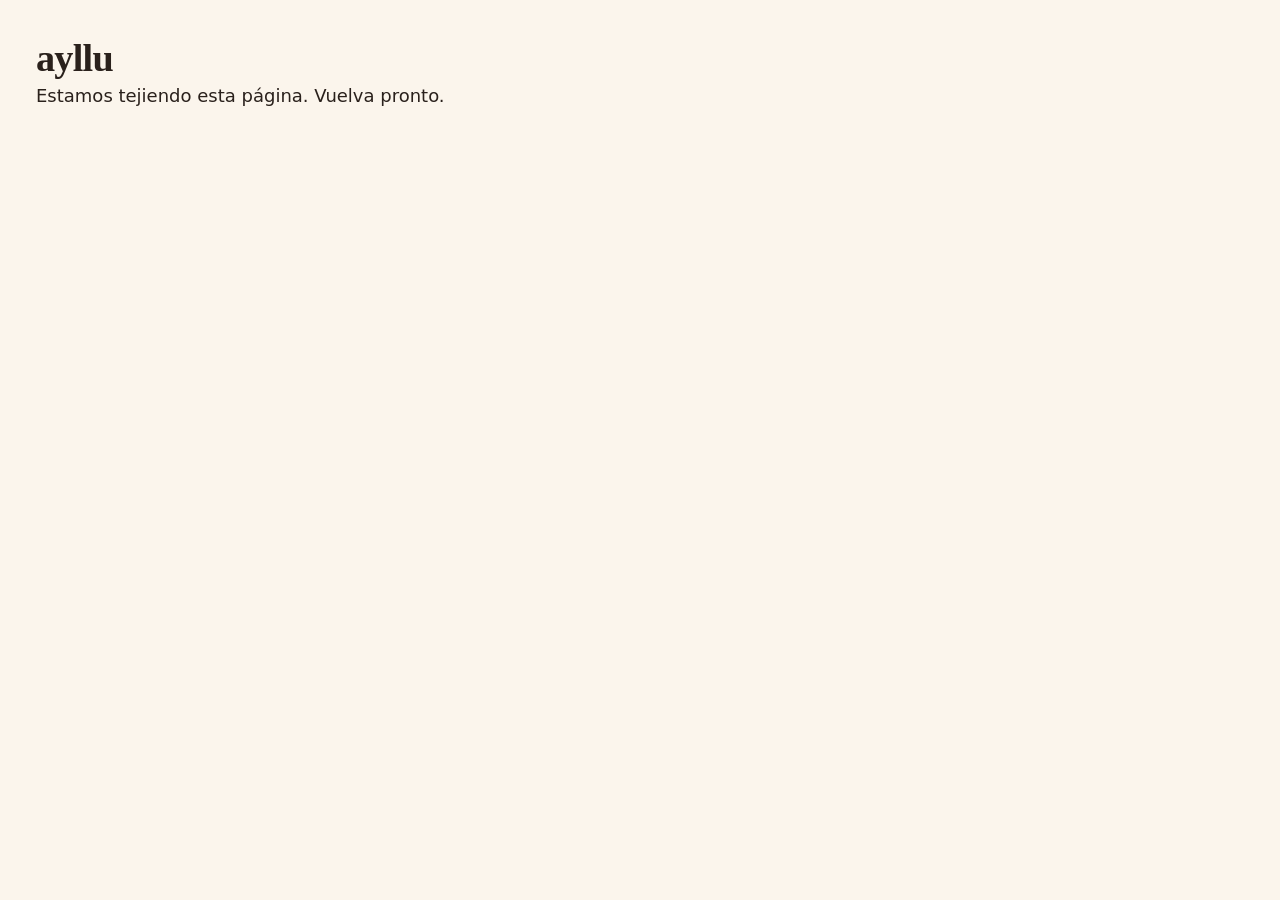
<file: index.html>
<!doctype html>
<html lang="es-PE">
<head>
  <meta charset="utf-8">
  <meta name="viewport" content="width=device-width, initial-scale=1">
  <title>AYLLU</title>
  <meta http-equiv="refresh" content="0; url=pages/index.html">
  <link rel="canonical" href="pages/index.html">
  <link rel="icon" href="favicon.ico">
</head>
<body>
  <p>Llevándolo a AYLLU… Si no pasa nada, <a href="pages/index.html">entre aquí</a>.</p>
</body>
</html>
</file>
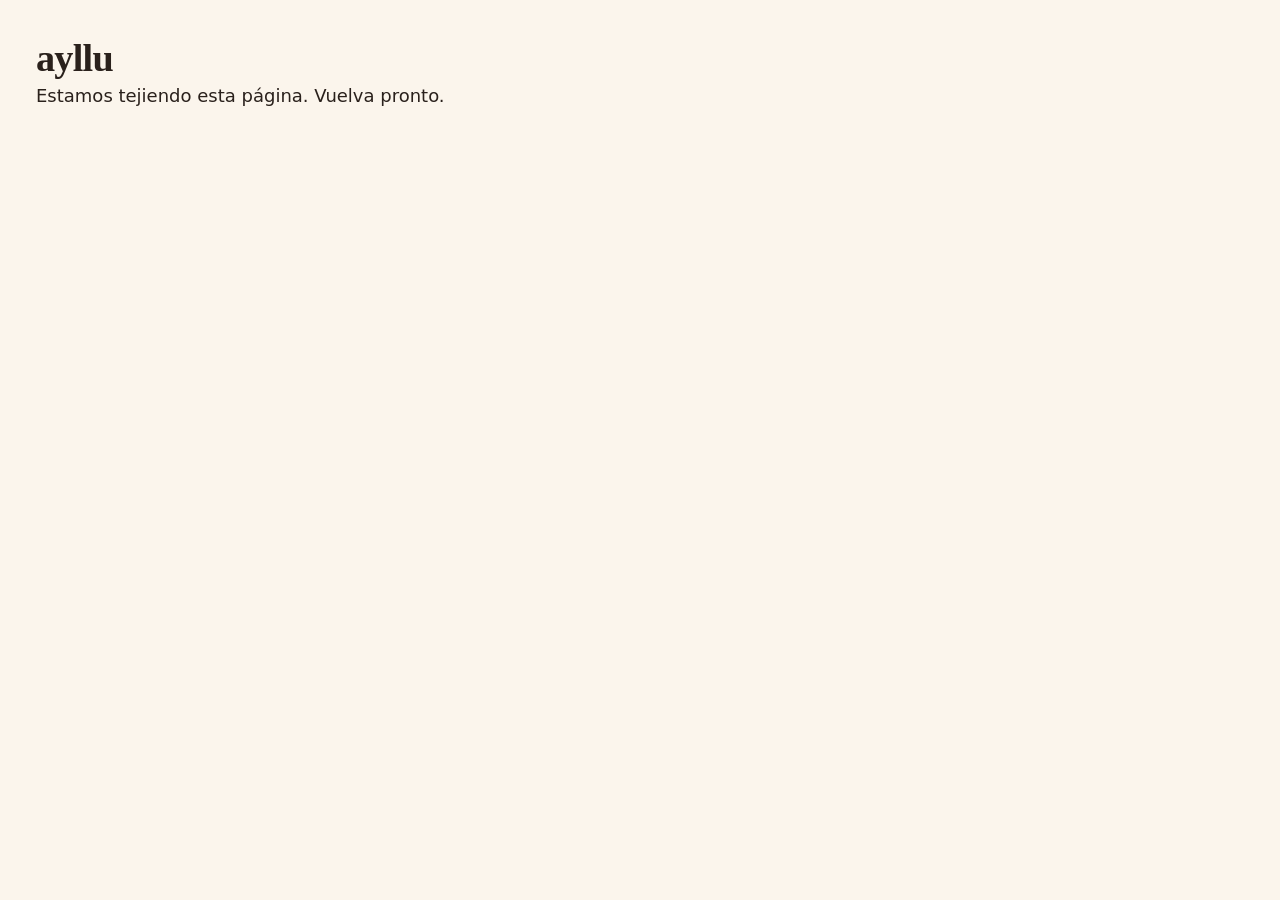
<file: pages/index.html>
<!doctype html>
<html lang="es-PE">
<head>
  <meta charset="utf-8">
  <meta name="viewport" content="width=device-width, initial-scale=1">
  <title>AYLLU · Criamos juntos, aunque estemos lejos</title>
  <meta name="description" content="Plataforma de acompañamiento en la crianza para abuelos que cuidan a sus nietos mientras los padres trabajan en otra región.">
  <link rel="icon" href="../favicon.ico">
  <link rel="stylesheet" href="../css/styles.css">
</head>
<body>
  <!-- Página provisional. Claude Code construye la landing siguiendo docs/03-arquitectura.md (L-01). -->
  <main class="provisional">
    <h1>ayllu</h1>
    <p>Estamos tejiendo esta página. Vuelva pronto.</p>
  </main>
  <script type="module" src="../js/main.js"></script>
</body>
</html>
</file>
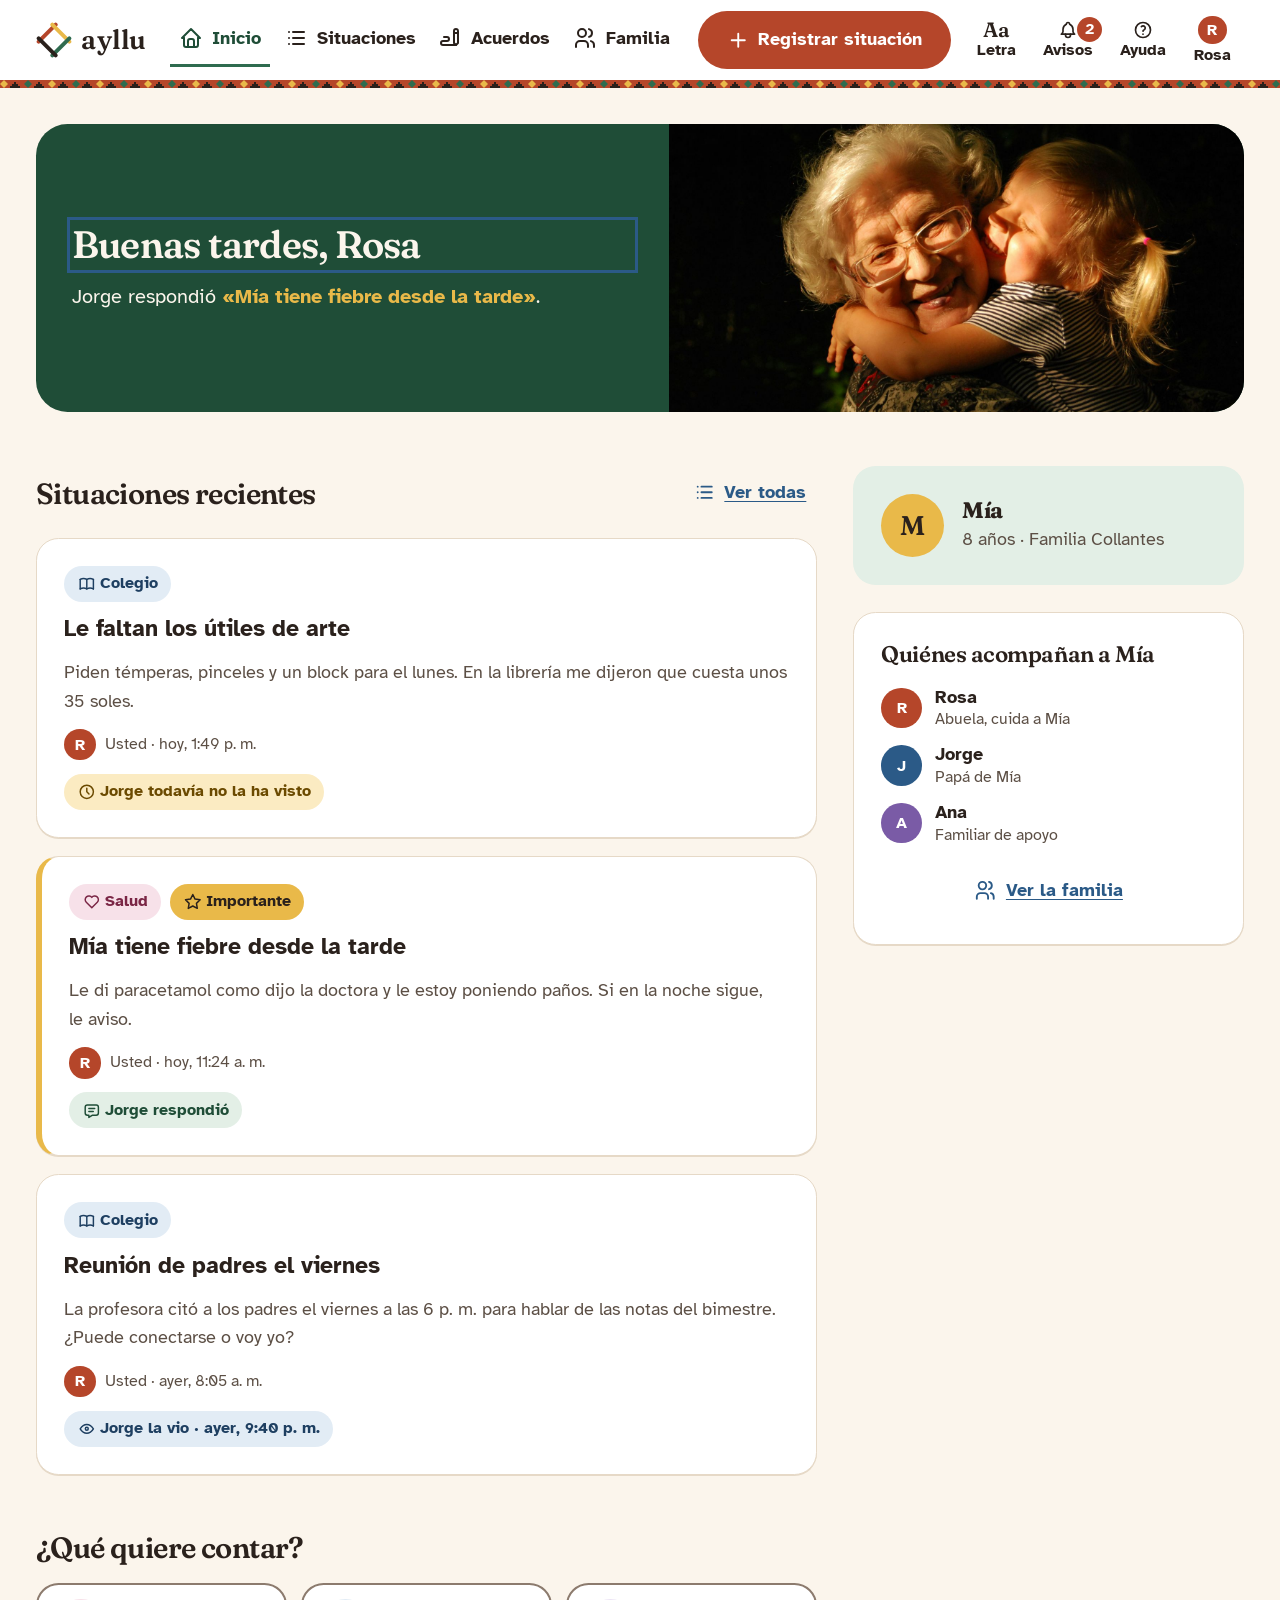
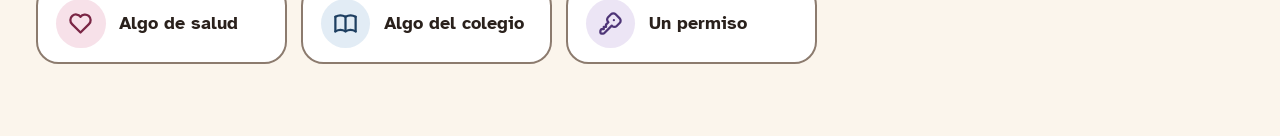
<file: pages/app.html>
<!doctype html>
<html lang="es-PE">
<head>
  <meta charset="utf-8">
  <meta name="viewport" content="width=device-width, initial-scale=1, viewport-fit=cover">
  <title>Inicio · AYLLU</title>
  <meta name="description" content="AYLLU: acompañamiento en la crianza para abuelos que crían a sus nietos mientras los padres trabajan lejos.">
  <meta name="theme-color" content="#FBF5EC">

  <!-- Aplica el tamaño de letra y el contraste antes de pintar, para que la página no parpadee (HU41, HU42) -->
  <script>
    (function () {
      var raiz = document.documentElement;
      try {
        var datos = JSON.parse(localStorage.getItem('ayllu:v1') || 'null');
        var pref = datos && datos.preferencias;
        if (pref && pref.tamanoLetra && pref.tamanoLetra !== 'normal') raiz.dataset.textSize = pref.tamanoLetra;
        var alto = pref ? pref.altoContraste : matchMedia('(prefers-contrast: more)').matches;
        if (alto) raiz.dataset.contrast = 'alto';
      } catch (e) { /* sin almacenamiento: valores por defecto */ }
    })();
  </script>

  <link rel="icon" href="../favicon.ico" sizes="any">
  <link rel="icon" href="../assets/images/logo-simbolo.svg" type="image/svg+xml">
  <link rel="preconnect" href="https://fonts.googleapis.com">
  <link rel="preconnect" href="https://fonts.gstatic.com" crossorigin>
  <link rel="stylesheet" href="https://fonts.googleapis.com/css2?family=Atkinson+Hyperlegible:ital,wght@0,400;0,700;1,400&family=Fraunces:opsz,wght,SOFT@9..144,600,50&display=swap">
  <link rel="stylesheet" href="../css/styles.css">
  <script type="module" src="../js/main.js"></script>
</head>
<body>
  <a class="saltar" href="#contenido">Saltar al contenido</a>

  <div class="app">
    <header class="barra" id="barra">
      <div class="barra__fila">
        <a class="logo" href="#/inicio">
          <img src="../assets/images/logo-simbolo.svg" alt="" width="32" height="32">
          <span>ayllu</span>
        </a>

        <nav class="secciones" aria-label="Secciones">
          <ul class="secciones__lista">
            <li><a class="seccion" href="#/inicio" data-seccion="inicio"><svg class="icono" aria-hidden="true" focusable="false"><use href="../assets/icons/sprite.svg#i-home"></use></svg><span>Inicio</span></a></li>
            <li><a class="seccion" href="#/situaciones" data-seccion="situaciones"><svg class="icono" aria-hidden="true" focusable="false"><use href="../assets/icons/sprite.svg#i-list"></use></svg><span>Situa&shy;ciones</span></a></li>
            <li><a class="seccion" href="#/acuerdos" data-seccion="acuerdos"><svg class="icono" aria-hidden="true" focusable="false"><use href="../assets/icons/sprite.svg#i-writing"></use></svg><span>Acuer&shy;dos</span></a></li>
            <li><a class="seccion" href="#/familia" data-seccion="familia"><svg class="icono" aria-hidden="true" focusable="false"><use href="../assets/icons/sprite.svg#i-users"></use></svg><span>Fami&shy;lia</span></a></li>
            <li class="li-registrar">
              <a class="registrar-inferior" href="#/situaciones/nueva" data-hu="HU09 HU10">
                <span class="registrar-inferior__circulo"><svg class="icono" aria-hidden="true" focusable="false"><use href="../assets/icons/sprite.svg#i-plus"></use></svg></span>
                <span>Regis&shy;trar</span>
              </a>
            </li>
          </ul>
        </nav>

        <a class="boton boton--primario registrar-barra" href="#/situaciones/nueva" data-hu="HU09 HU10">
          <svg class="icono" aria-hidden="true" focusable="false"><use href="../assets/icons/sprite.svg#i-plus"></use></svg>
          Registrar situación
        </a>

        <div class="acciones">
          <button type="button" class="boton-barra" id="boton-aa" popovertarget="panel-aa" aria-controls="panel-aa" aria-expanded="false" data-hu="HU41 HU42">
            <span class="boton-aa__letras" aria-hidden="true">Aa</span>
            <span class="boton-barra__texto">Letra<span class="visualmente-oculto"> y contraste</span></span>
          </button>
          <button type="button" class="boton-barra" id="boton-avisos" popovertarget="panel-avisos" aria-controls="panel-avisos" aria-expanded="false">
            <svg class="icono" aria-hidden="true" focusable="false"><use href="../assets/icons/sprite.svg#i-bell"></use></svg>
            <span class="boton-barra__texto">Avisos</span>
            <span class="contador" id="contador-avisos"></span>
          </button>
          <button type="button" class="boton-barra" id="boton-ayuda" aria-haspopup="dialog">
            <svg class="icono" aria-hidden="true" focusable="false"><use href="../assets/icons/sprite.svg#i-help"></use></svg>
            <span class="boton-barra__texto">Ayuda</span>
          </button>
          <button type="button" class="boton-barra" id="boton-persona" popovertarget="panel-persona" aria-controls="panel-persona" aria-expanded="false">
            <span class="avatar" id="avatar-persona" aria-hidden="true"></span>
            <span class="boton-barra__texto"><span id="nombre-persona"></span><span class="visualmente-oculto">: menú de la persona</span></span>
          </button>
        </div>
      </div>
    </header>

    <main id="contenido" tabindex="-1">
      <p class="texto-suave">Cargando AYLLU…</p>
    </main>
  </div>

  <!-- Panel Aa: tamaño de letra, alto contraste y lectura en voz alta (HU41, HU42, HU43) -->
  <dialog class="panel" id="panel-aa" popover="auto" aria-labelledby="panel-aa-titulo" data-hu="HU41 HU42 HU43">
    <div class="panel__cabecera">
      <h2 id="panel-aa-titulo">Letra y contraste</h2>
      <button type="button" class="boton-barra" popovertarget="panel-aa" popovertargetaction="hide">
        <svg class="icono" aria-hidden="true" focusable="false"><use href="../assets/icons/sprite.svg#i-x"></use></svg>
        <span class="visualmente-oculto">Cerrar</span>
      </button>
    </div>

    <div class="panel__seccion" data-hu="HU41">
      <fieldset class="opciones-letra" id="opciones-letra">
        <legend class="panel__titulo leyenda">Tamaño de la letra</legend>
        <label class="opcion-letra">
          <input type="radio" name="tamano-letra" value="normal">
          <span class="opcion-letra__caja"><span class="opcion-letra__muestra opcion-letra__muestra--normal">Aa</span><span class="opcion-letra__nombre">Normal</span></span>
        </label>
        <label class="opcion-letra">
          <input type="radio" name="tamano-letra" value="grande">
          <span class="opcion-letra__caja"><span class="opcion-letra__muestra opcion-letra__muestra--grande">Aa</span><span class="opcion-letra__nombre">Grande</span></span>
        </label>
        <label class="opcion-letra">
          <input type="radio" name="tamano-letra" value="muy-grande">
          <span class="opcion-letra__caja"><span class="opcion-letra__muestra opcion-letra__muestra--muy-grande">Aa</span><span class="opcion-letra__nombre">Muy grande</span></span>
        </label>
      </fieldset>
      <p class="campo__ayuda">El cambio se ve al instante en todas las pantallas y se guarda para la próxima vez.</p>
    </div>

    <div class="panel__seccion" data-hu="HU42">
      <label class="interruptor">
        <span>
          Alto contraste
          <span class="interruptor__estado" id="estado-contraste">Desactivado</span>
        </span>
        <input type="checkbox" role="switch" id="interruptor-contraste" aria-describedby="estado-contraste">
      </label>
    </div>

    <div class="panel__seccion" data-hu="HU43">
      <button type="button" class="boton boton--secundario boton--ancho" id="boton-escuchar-pantalla">
        <svg class="icono" aria-hidden="true" focusable="false"><use href="../assets/icons/sprite.svg#i-volume"></use></svg>
        <span>Escuchar esta pantalla</span>
      </button>
    </div>
  </dialog>

  <!-- Avisos (G-03): se completa en las fases 3 y 7 (HU24, HU29) -->
  <dialog class="panel" id="panel-avisos" popover="auto" aria-labelledby="panel-avisos-titulo">
    <div class="panel__cabecera">
      <h2 id="panel-avisos-titulo">Avisos</h2>
      <button type="button" class="boton-barra" popovertarget="panel-avisos" popovertargetaction="hide">
        <svg class="icono" aria-hidden="true" focusable="false"><use href="../assets/icons/sprite.svg#i-x"></use></svg>
        <span class="visualmente-oculto">Cerrar</span>
      </button>
    </div>
    <div id="lista-avisos"></div>
  </dialog>

  <!-- Menú de la persona: Ver como (demo), Mi cuenta, restaurar y salir -->
  <dialog class="panel" id="panel-persona" popover="auto" aria-labelledby="panel-persona-titulo">
    <div class="panel__cabecera">
      <div class="persona-actual">
        <span class="avatar avatar--grande" id="avatar-persona-panel" aria-hidden="true"></span>
        <div class="persona-actual__texto">
          <h2 id="panel-persona-titulo" class="titulo-chico"></h2>
          <span class="persona-actual__rol" id="rol-persona-panel"></span>
        </div>
      </div>
      <button type="button" class="boton-barra" popovertarget="panel-persona" popovertargetaction="hide">
        <svg class="icono" aria-hidden="true" focusable="false"><use href="../assets/icons/sprite.svg#i-x"></use></svg>
        <span class="visualmente-oculto">Cerrar</span>
      </button>
    </div>

    <div class="panel__seccion">
      <fieldset class="opciones-persona" id="opciones-persona">
        <legend class="panel__titulo leyenda leyenda--fila">
          Ver como
          <span class="etiqueta etiqueta--demo">Modo demostración</span>
        </legend>
        <div class="opciones-persona__lista" id="lista-personas"></div>
      </fieldset>
      <p class="campo__ayuda">Abra AYLLU en otra pestaña con otra persona para ver cómo le llega todo a la familia.</p>
    </div>

    <div class="panel__seccion">
      <ul class="lista-menu">
        <li>
          <a class="item-menu" href="#/cuenta">
            <svg class="icono" aria-hidden="true" focusable="false"><use href="../assets/icons/sprite.svg#i-user"></use></svg>
            Mi cuenta
          </a>
        </li>
        <li>
          <button type="button" class="item-menu" id="boton-restaurar">
            <svg class="icono" aria-hidden="true" focusable="false"><use href="../assets/icons/sprite.svg#i-refresh"></use></svg>
            Restaurar familia de ejemplo
          </button>
        </li>
        <li>
          <a class="item-menu" href="index.html">
            <svg class="icono" aria-hidden="true" focusable="false"><use href="../assets/icons/sprite.svg#i-logout"></use></svg>
            Salir
          </a>
        </li>
      </ul>
    </div>
  </dialog>

  <!-- Ayuda (G-04): mismo lugar en todas las pantallas (WCAG 3.2.6). Guía completa en la fase 7 (HU46) -->
  <dialog class="dialogo dialogo--ancho" id="dialogo-ayuda" aria-labelledby="ayuda-titulo" closedby="any">
    <div class="dialogo__cuerpo">
      <h2 id="ayuda-titulo">¿Cómo usar AYLLU?</h2>
      <p class="dialogo__texto">AYLLU guarda lo que pasa con Mía para que toda la familia lo sepa y nada se pierda.</p>
      <ol class="pasos-ayuda">
        <li><strong>Registre lo que pasó</strong><span>Toque «Registrar situación». Puede escribir o contarlo con su voz.</span></li>
        <li><strong>Su familia lo revisa a su hora</strong><span>En cada situación verá si Jorge ya la vio y qué respondió.</span></li>
        <li><strong>Queda guardado lo que deciden</strong><span>En «Acuerdos» está lo que usted puede resolver sola y lo que conviene consultar.</span></li>
        <li><strong>¿Le cuesta leer?</strong><span>Toque «Aa» arriba para agrandar la letra o activar el alto contraste.</span></li>
      </ol>
      <form method="dialog" class="dialogo__acciones">
        <button class="boton boton--secundario" value="cerrar" autofocus>Entendido</button>
      </form>
    </div>
  </dialog>

  <!-- Modal de confirmación (HU48), reutilizable desde ui.js -->
  <dialog class="dialogo" id="dialogo-confirmar" aria-labelledby="confirmar-titulo" aria-describedby="confirmar-texto" data-hu="HU48">
    <form method="dialog" class="dialogo__cuerpo">
      <span class="dialogo__icono" aria-hidden="true"><svg class="icono"><use id="confirmar-icono" href="../assets/icons/sprite.svg#i-alert-circle"></use></svg></span>
      <h2 id="confirmar-titulo"></h2>
      <p class="dialogo__texto" id="confirmar-texto"></p>
      <div class="dialogo__acciones">
        <button class="boton boton--secundario" value="no" id="confirmar-no" autofocus>
          <svg class="icono" aria-hidden="true" focusable="false"><use href="../assets/icons/sprite.svg#i-arrow-left"></use></svg>
          No, volver
        </button>
        <button class="boton boton--primario" value="si" id="confirmar-si"></button>
      </div>
    </form>
  </dialog>

  <!-- Mensajes breves después de cada acción -->
  <div class="toasts" id="toasts" popover="manual" role="region" aria-label="Mensajes"></div>
  <div class="visualmente-oculto" id="anuncios" aria-live="polite"></div>
</body>
</html>
</file>
<file: css/styles.css>
/* ==========================================================================
   AYLLU · styles.css
   Orden: 1. Tokens · 2. Base · 3. Layout · 4. Navegación · 5. Componentes
          6. Pantallas · 7. Utilidades · 8. Preferencias del sistema
   Fuente de verdad visual: docs/DESIGN.md. Usar solo tokens (var(--…)) y rem.
   ========================================================================== */

/* 1. TOKENS ================================================================ */

:root {
  /* Color · base 60 % */
  --canvas: #FBF5EC;
  --surface: #FFFFFF;
  --surface-alt: #F3E8D8;
  --ink: #2A211C;
  --ink-muted: #5C4F45;
  --border: #E6D9C7;
  --border-strong: #8C7B6E;

  /* Color · acento 10 % */
  --primary: #B5462A;
  --primary-hover: #9A3A22;
  --primary-tint: #F8E1DA;
  --on-primary: #FFFFFF;
  --highlight: #E9B949;
  --highlight-tint: #FBEBC2;
  --on-highlight: #2A211C;

  /* Color · secundario 30 % */
  --secondary: #2F6B4F;
  --secondary-deep: #1F4D37;
  --secondary-tint: #E3EFE6;
  --on-secondary: #FBF5EC;

  /* Color · significado */
  --success: #2F6B4F;
  --success-tint: #E3EFE6;
  --info: #2B5A87;
  --info-tint: #E2ECF5;
  --danger: #A4161A;
  --danger-tint: #F8E1DA;
  --danger-hover: #861215;
  --on-success: #FFFFFF;
  --on-danger: #FFFFFF;
  --focus: #2B5A87;
  --warning-ink: #6B4A00;  /* texto sobre highlight-tint (estado "sin revisar") */
  --info-ink: #1E3F61;     /* texto sobre info-tint (estado "revisada") */

  /* Categorías (siempre con ícono y nombre) */
  --cat-salud: #C2547A;   --cat-salud-tint: #F7E1E9;   --cat-salud-ink: #7A2645;
  --cat-colegio: #2B5A87; --cat-colegio-tint: #E2ECF5; --cat-colegio-ink: #1E3F61;
  --cat-permiso: #7A5BA6; --cat-permiso-tint: #ECE5F5; --cat-permiso-ink: #4E3577;
  --cat-otro: #8C7B6E;    --cat-otro-tint: #EFE7DC;    --cat-otro-ink: #4A3F37;

  /* Tipografía */
  --font-display: 'Fraunces', Georgia, serif;
  --font-body: 'Atkinson Hyperlegible', 'Segoe UI', system-ui, sans-serif;
  --fs-display: 3rem;
  --fs-h1: 2.125rem;
  --fs-h2: 1.625rem;
  --fs-h3: 1.25rem;
  --fs-lead: 1.125rem;
  --fs-body: 1rem;
  --fs-small: 0.889rem;   /* 16 px: mínimo absoluto */

  /* Espaciado (retícula de 4 px) */
  --space-1: 0.25rem;
  --space-2: 0.5rem;
  --space-3: 0.75rem;
  --space-4: 1rem;
  --space-6: 1.5rem;
  --space-8: 2rem;
  --space-12: 3rem;
  --space-16: 4rem;
  --space-24: 6rem;

  /* Formas */
  --radius-sm: 0.5rem;
  --radius-md: 0.875rem;
  --radius-lg: 1.25rem;
  --radius-xl: 1.75rem;
  --radius-pill: 999px;

  /* Elevación */
  --shadow-raised: 0 1px 0 var(--border);
  --shadow-floating: 0 0.5rem 1.5rem rgb(42 33 28 / 0.12);

  /* Tamaños */
  --touch-min: 3rem;          /* ≥ 48 px */
  --button-h: 3.25rem;
  --input-h: 3.5rem;
  --bar-h: 4rem;              /* 72 px con letra normal */
  --register-size: 3.75rem;   /* botón central "Registrar" en móvil */
  --content-max: 70rem;
  --reading-max: 42.5rem;
  --gutter: var(--space-4);

  /* Movimiento */
  --ease-out: cubic-bezier(0.16, 1, 0.3, 1);
  --dur-fast: 150ms;
  --dur: 220ms;

  color-scheme: light;
  accent-color: var(--primary);
}

/* Tamaño de letra elegido por la persona (HU41). DESIGN.md fija la base en 18 px. */
html { font-size: 112.5%; }
html[data-text-size="grande"] { font-size: 125%; }
html[data-text-size="muy-grande"] { font-size: 137.5%; }

/* Alto contraste (HU42) */
html[data-contrast="alto"] {
  --canvas: #FFFFFF;
  --surface: #FFFFFF;
  --surface-alt: #F3E8D8;
  --ink: #1A1410;
  --ink-muted: #3D332C;
  --primary: #8F3520;
  --primary-hover: #7A2D1B;
  --border: #1A1410;
  --border-strong: #1A1410;
  --secondary-tint: #E3EFE6;
  --shadow-raised: none;
}

@media (min-width: 40em) {
  :root { --gutter: var(--space-8); }
}

/* 2. BASE ================================================================== */

*, *::before, *::after { box-sizing: border-box; }

html {
  -webkit-text-size-adjust: 100%;
  text-size-adjust: 100%;
  /* El foco nunca queda escondido bajo las barras fijas (WCAG 2.4.11) */
  scroll-padding-block-start: calc(var(--alto-barra, var(--bar-h)) + var(--space-6));
  scroll-padding-block-end: var(--space-6);
  scrollbar-color: var(--border-strong) var(--canvas);
}

body {
  margin: 0;
  min-block-size: 100dvh;
  background: var(--canvas);
  color: var(--ink);
  font: 400 var(--fs-body)/1.6 var(--font-body);
  caret-color: var(--primary);
  overflow-wrap: break-word;
}

::selection { background: var(--highlight-tint); color: var(--ink); }

h1, h2, h3, p, ul, ol, figure { margin: 0; }

h1, h2, .display {
  font-family: var(--font-display);
  font-weight: 600;
  font-variation-settings: 'SOFT' 50;
  letter-spacing: -0.02em;
  text-wrap: balance;
}
h1 { font-size: var(--fs-h1); line-height: 1.2; }
h2 { font-size: var(--fs-h2); line-height: 1.25; }
h3 { font-size: var(--fs-h3); line-height: 1.3; font-weight: 700; text-wrap: balance; }
p { text-wrap: pretty; }

a {
  color: var(--info);
  text-decoration-thickness: 0.08em;
  text-underline-offset: 0.18em;
}
a:hover { text-decoration-thickness: 0.14em; }
html[data-contrast="alto"] a { text-decoration-line: underline; }

img, svg { display: block; max-inline-size: 100%; }
img { block-size: auto; }

button, input, select, textarea { font: inherit; color: inherit; }
button { cursor: pointer; }

:focus-visible {
  outline: 3px solid var(--focus);
  outline-offset: 2px;
}

.icono {
  inline-size: 1.25em;
  block-size: 1.25em;
  flex: none;
  stroke-width: 2;
}

/* Enlace "Saltar al contenido" */
.saltar {
  position: absolute;
  inset-inline-start: var(--space-4);
  inset-block-start: var(--space-2);
  z-index: 100;
  padding: var(--space-3) var(--space-6);
  border-radius: var(--radius-pill);
  background: var(--ink);
  color: var(--canvas);
  font-weight: 700;
  translate: 0 -200%;
}
.saltar:focus { translate: 0 0; }

/* 3. LAYOUT ================================================================ */

.app {
  display: flex;
  flex-direction: column;
  min-block-size: 100dvh;
}

main {
  flex: 1;
  inline-size: 100%;
  max-inline-size: calc(var(--content-max) + 2 * var(--gutter));
  margin-inline: auto;
  padding: var(--space-8) var(--gutter) var(--space-16);
}
main:focus { outline: none; }

.pantalla { display: grid; gap: var(--space-12); }
.pantalla__cabecera { display: grid; gap: var(--space-2); max-inline-size: var(--reading-max); }
.pantalla__cabecera p { color: var(--ink-muted); font-size: var(--fs-lead); }

.dos-columnas { display: grid; gap: var(--space-8); }
@media (min-width: 64em) {
  .dos-columnas { grid-template-columns: minmax(0, 2fr) minmax(0, 1fr); align-items: start; }
}

/* 4. NAVEGACIÓN ============================================================ */

.barra {
  position: sticky;
  inset-block-start: 0;
  z-index: 20;
  background: var(--surface);
}
/* Franja tejida: una sola vez por pantalla */
.barra::after {
  content: "";
  display: block;
  block-size: 8px;
  background: url("../assets/images/franja.svg") repeat-x left center / auto 8px;
}

.barra__fila {
  display: flex;
  flex-wrap: wrap;
  align-items: center;
  gap: var(--space-2) var(--space-4);
  max-inline-size: calc(var(--content-max) + 2 * var(--gutter));
  min-block-size: var(--bar-h);
  margin-inline: auto;
  padding: var(--space-2) var(--gutter);
}

.logo {
  display: inline-flex;
  align-items: center;
  gap: var(--space-2);
  min-block-size: var(--touch-min);
  padding-inline-end: var(--space-2);
  border-radius: var(--radius-sm);
  color: var(--ink);
  text-decoration: none;
}
.logo img { inline-size: 2rem; block-size: 2rem; }
.logo span {
  font-family: var(--font-display);
  font-variation-settings: 'SOFT' 50;
  font-weight: 600;
  font-size: 1.5rem;
  letter-spacing: 0.02em;
  line-height: 1;
}

/* Secciones: una sola lista; cambia de lugar según el ancho */
.secciones__lista {
  display: flex;
  gap: var(--space-1);
  margin: 0;
  padding: 0;
  list-style: none;
}

.seccion {
  display: inline-flex;
  align-items: center;
  gap: var(--space-2);
  min-block-size: var(--touch-min);
  padding: var(--space-2) var(--space-3);
  border-block-end: 3px solid transparent;
  border-radius: var(--radius-sm) var(--radius-sm) 0 0;
  color: var(--ink);
  font-weight: 700;
  text-decoration: none;
  white-space: nowrap;
  transition: background-color var(--dur-fast) var(--ease-out), border-color var(--dur-fast) var(--ease-out);
}
.seccion .icono { inline-size: 1.333rem; block-size: 1.333rem; }
.seccion:hover { background: var(--secondary-tint); }
.seccion[aria-current="page"] {
  border-block-end-color: var(--secondary);
  color: var(--secondary-deep);
}

.acciones {
  display: flex;
  align-items: center;
  gap: var(--space-2);
  margin-inline-start: auto;
}

/* Botón de la barra: ícono + texto, 48 px */
.boton-barra {
  display: inline-flex;
  align-items: center;
  justify-content: center;
  gap: var(--space-2);
  min-inline-size: var(--touch-min);
  min-block-size: var(--touch-min);
  padding: var(--space-2) var(--space-3);
  border: 2px solid transparent;
  border-radius: var(--radius-pill);
  background: transparent;
  color: var(--ink);
  font-weight: 700;
  text-decoration: none;
  position: relative;
}
.boton-barra:hover { background: var(--surface-alt); }
.boton-barra[aria-expanded="true"] { border-color: var(--ink); }
.boton-barra .contador {
  position: absolute;
  inset-block-start: 0.125rem;
  inset-inline-end: 0.125rem;
  min-inline-size: 1.4rem;
  padding-inline: 0.3rem;
  border-radius: var(--radius-pill);
  background: var(--primary);
  color: var(--on-primary);
  font-size: var(--fs-small);
  font-weight: 700;
  line-height: 1.4rem;
  text-align: center;
}
.boton-barra .contador:empty { display: none; }

.boton-aa__letras {
  font-family: var(--font-display);
  font-variation-settings: 'SOFT' 50;
  font-weight: 600;
  font-size: 1.25rem;
  line-height: 1;
}

.avatar {
  display: inline-grid;
  place-items: center;
  inline-size: 2.25rem;
  block-size: 2.25rem;
  flex: none;
  border-radius: 50%;
  background: var(--hebra, var(--ink));
  color: var(--on-primary);
  font-weight: 700;
  font-size: var(--fs-small);
  line-height: 1;
}
.avatar--grande { inline-size: 3rem; block-size: 3rem; font-size: var(--fs-body); }

.solo-amplio { display: none; }

/* "Registrar situación" vive en dos lugares según el ancho; solo uno se ve a la vez:
   en la barra superior (escritorio) o al centro de la barra inferior (tablet y móvil).
   (.boton.… para ganarle a .boton { display: inline-flex }) */
.boton.registrar-barra { display: none; }

/* Herramientas (Letra, Avisos, Ayuda, persona): el nombre debajo del ícono, en todos
   los anchos. Nunca íconos solos, y ocupan la mitad que con el texto al lado. */
.acciones { gap: var(--space-1); }
.acciones .boton-barra {
  flex-direction: column;
  gap: 0.125rem;
  min-inline-size: 3.5rem;
  padding: var(--space-1) var(--space-2);
  border-radius: var(--radius-md);
  font-size: var(--fs-small);
  line-height: 1.1;
}
.acciones .avatar { inline-size: 1.6rem; block-size: 1.6rem; }
.acciones .boton-aa__letras { font-size: 1.15rem; }
.boton-barra .contador { inset-inline-end: 0; }

/* --- Escritorio (≥ 1280 px): una fila ------------------------------------
   Con letra normal todo cabe en una fila desde 1280 px. Más angosto, se usa
   el esquema de tablet (barra inferior) en vez de partir la barra en dos. */
@media (min-width: 80em) {
  .solo-amplio { display: inline; }
  .barra__fila { flex-wrap: nowrap; gap: var(--space-2) var(--space-3); }
  .barra__fila > * { flex-shrink: 0; }
  .seccion { padding-inline: var(--space-2); }
  .logo { order: 0; }
  .secciones { order: 1; flex: 1; display: flex; justify-content: center; }
  .boton.registrar-barra { display: inline-flex; order: 2; }
  .acciones { order: 3; margin-inline-start: 0; }

  /* Si no caben, las secciones bajan a una segunda fila (nunca a un menú):
     arriba logo y acciones; abajo secciones y "Registrar situación" */
  .barra--dos-filas .barra__fila { flex-wrap: wrap; }
  .barra--dos-filas .acciones { order: 1; margin-inline-start: auto; }
  .barra--dos-filas .barra__fila::after { content: ""; order: 2; flex-basis: 100%; }
  .barra--dos-filas .secciones { order: 3; justify-content: flex-start; }
  .barra--dos-filas .registrar-barra { order: 4; }
}

/* --- Tablet, laptop pequeña y móvil (< 1280 px): barra superior simple + barra inferior ---
   Una sola fila arriba (logo y herramientas) y las 4 secciones abajo, al alcance
   del pulgar. Así la barra no necesita una segunda fila. */
.registrar-inferior { display: none; }

@media (max-width: 79.999em) {
  .barra__fila { flex-wrap: nowrap; gap: var(--space-2); }

  .secciones {
    position: fixed;
    inset-inline: 0;
    inset-block-end: 0;
    z-index: 20;
    background: var(--surface);
    border-block-start: 1px solid var(--border);
    box-shadow: 0 -0.25rem 1rem rgb(42 33 28 / 0.06);
    padding-block-end: env(safe-area-inset-bottom);
  }
  .secciones__lista {
    display: grid;
    grid-template-columns: repeat(5, minmax(0, 1fr));   /* 5 espacios iguales */
    justify-content: space-between;
    align-items: end;
    gap: 0;
    max-inline-size: 40rem;   /* en tablet no se estira de borde a borde */
    min-block-size: var(--bar-h);
    margin-inline: auto;
    padding-inline: var(--space-1);
  }
  .secciones__lista > li { display: flex; justify-content: center; min-inline-size: 0; }
  /* El botón "Registrar" va al centro visual de la barra */
  .secciones__lista > .li-registrar { grid-column: 3; grid-row: 1; }
  .secciones__lista > li:nth-child(3) { grid-column: 4; grid-row: 1; }
  .secciones__lista > li:nth-child(4) { grid-column: 5; grid-row: 1; }

  .seccion {
    flex-direction: column;
    justify-content: center;
    gap: var(--space-1);
    inline-size: 100%;
    min-block-size: var(--bar-h);
    padding: var(--space-2) var(--space-1);
    border-block-end: 0;
    border-block-start: 3px solid transparent;
    border-radius: 0;
    font-size: var(--fs-small);
    line-height: 1.15;
    text-align: center;
    white-space: normal;
    hyphens: auto;
  }
  .seccion .icono { inline-size: 1.5rem; block-size: 1.5rem; }
  .seccion[aria-current="page"] {
    border-block-start-color: var(--secondary);
    background: var(--secondary-tint);
  }

  .registrar-inferior {
    display: flex;
    flex-direction: column;
    align-items: center;
    gap: var(--space-1);
    inline-size: 100%;
    padding: 0 var(--space-1) var(--space-2);
    color: var(--ink);
    font-size: var(--fs-small);
    font-weight: 700;
    line-height: 1.15;
    text-align: center;
    text-decoration: none;
  }
  .registrar-inferior__circulo {
    display: grid;
    place-items: center;
    inline-size: var(--register-size);
    block-size: var(--register-size);
    margin-block-start: calc(var(--register-size) / -2.5);
    border-radius: 50%;
    background: var(--primary);
    color: var(--on-primary);
    box-shadow: var(--shadow-floating);
    border: 4px solid var(--surface);
    transition: background-color var(--dur-fast) var(--ease-out);
  }
  .registrar-inferior__circulo .icono { inline-size: 1.75rem; block-size: 1.75rem; stroke-width: 2.5; }
  .registrar-inferior:hover .registrar-inferior__circulo { background: var(--primary-hover); }
  .registrar-inferior:focus-visible { outline: none; }
  .registrar-inferior:focus-visible .registrar-inferior__circulo { outline: 3px solid var(--focus); outline-offset: 2px; }

  main { padding-block-end: calc(var(--bar-h) + var(--space-16)); }
  html { scroll-padding-block-end: calc(var(--bar-h) + var(--space-6)); }
}

/* --- Móvil (< 640 px): herramientas compactas para que la barra sea de una fila ---
   El nombre va debajo del ícono: nunca íconos solos. */
@media (max-width: 39.999em) {
  /* Si con letra grande no cabe en una fila, las herramientas bajan a la siguiente: nunca se esconden */
  .barra__fila { flex-wrap: wrap; gap: var(--space-1); padding-block: var(--space-1); }
  .logo span { font-size: 1.333rem; }
  .logo img { inline-size: 1.75rem; block-size: 1.75rem; }
  .acciones .boton-barra {
    min-inline-size: 2.667rem;   /* 48 px con letra normal; crece con la letra */
    padding-inline: 0.125rem;
  }
}

/* Pantallas angostas: solo el símbolo del logo ("ayllu" sigue como nombre accesible) */
@media (max-width: 27em) {
  .logo span {
    position: absolute;
    inline-size: 1px;
    block-size: 1px;
    overflow: hidden;
    clip-path: inset(50%);
    white-space: nowrap;
  }
  .logo { padding-inline-end: 0; min-inline-size: 2.667rem; justify-content: center; }
}

/* 5. COMPONENTES =========================================================== */

/* --- Botones --- */
.boton {
  display: inline-flex;
  align-items: center;
  justify-content: center;
  gap: var(--space-2);
  min-block-size: var(--button-h);
  padding: var(--space-2) var(--space-6);
  border: 2px solid transparent;
  border-radius: var(--radius-pill);
  font-weight: 700;
  line-height: 1.2;
  text-align: center;
  text-decoration: none;
  transition: background-color var(--dur-fast) var(--ease-out), color var(--dur-fast) var(--ease-out), border-color var(--dur-fast) var(--ease-out);
}
.boton--primario { background: var(--primary); color: var(--on-primary); }
.boton--primario:hover { background: var(--primary-hover); }
.boton--secundario { background: var(--surface); color: var(--ink); border-color: var(--ink); }
.boton--secundario:hover { background: var(--surface-alt); }
.boton--peligro { background: var(--danger); color: var(--on-danger); }
.boton--peligro:hover { background: var(--danger-hover); }
.boton--fantasma {
  min-block-size: var(--touch-min);
  padding-inline: var(--space-2);
  background: transparent;
  color: var(--info);
  text-decoration: underline;
  text-underline-offset: 0.18em;
}
.boton:disabled, .boton[aria-disabled="true"] {
  background: var(--surface-alt);
  color: var(--ink-muted);
  border-color: transparent;
  cursor: not-allowed;
}
.boton--ancho { inline-size: 100%; }

.grupo-botones { display: flex; flex-wrap: wrap; gap: var(--space-3); }

/* --- Tarjetas --- */
.tarjeta {
  padding: var(--space-6);
  border: 1px solid var(--border);
  border-radius: var(--radius-lg);
  background: var(--surface);
  box-shadow: var(--shadow-raised);
}
.tarjeta--protagonista {
  padding: var(--space-8);
  border: 2px solid var(--ink);
  border-radius: var(--radius-xl);
}
.tarjeta--apoyo {
  border-color: transparent;
  background: var(--secondary-tint);
  box-shadow: none;
}

/* --- Etiquetas (píldoras) --- */
.etiqueta {
  display: inline-flex;
  align-items: center;
  gap: var(--space-1);
  min-block-size: 2rem;
  padding: var(--space-1) var(--space-3);
  border-radius: var(--radius-pill);
  font-size: var(--fs-small);
  font-weight: 700;
  line-height: 1.2;
}
.etiqueta .icono { inline-size: 1.1em; block-size: 1.1em; }
.etiqueta--salud { background: var(--cat-salud-tint); color: var(--cat-salud-ink); }
.etiqueta--colegio { background: var(--cat-colegio-tint); color: var(--cat-colegio-ink); }
.etiqueta--permiso { background: var(--cat-permiso-tint); color: var(--cat-permiso-ink); }
.etiqueta--otro { background: var(--cat-otro-tint); color: var(--cat-otro-ink); }
.etiqueta--importante { background: var(--highlight); color: var(--on-highlight); }
.etiqueta--registrada { background: var(--surface-alt); color: var(--ink); }
.etiqueta--enviada { background: var(--highlight-tint); color: var(--warning-ink); }
.etiqueta--revisada { background: var(--info-tint); color: var(--info-ink); }
.etiqueta--respondida { background: var(--success-tint); color: var(--secondary-deep); }
.etiqueta--cerrada { background: var(--success); color: var(--on-success); }
.etiqueta--demo { background: var(--highlight-tint); color: var(--warning-ink); }
html[data-contrast="alto"] .etiqueta { outline: 1px solid var(--ink); outline-offset: -1px; }

/* --- Campos --- */
.campo { display: grid; gap: var(--space-2); }
.campo label, .campo legend { font-weight: 700; }
.campo__ayuda { color: var(--ink-muted); font-size: var(--fs-small); }

/* Interruptor (input type=checkbox role=switch) */
.interruptor {
  display: flex;
  align-items: center;
  justify-content: space-between;
  gap: var(--space-4);
  min-block-size: var(--touch-min);
  font-weight: 700;
  cursor: pointer;
}
.interruptor input {
  appearance: none;
  position: relative;
  flex: none;
  inline-size: 3.25rem;
  block-size: 2rem;
  margin: 0;
  border: 2px solid var(--border-strong);
  border-radius: var(--radius-pill);
  background: var(--surface-alt);
  cursor: pointer;
  transition: background-color var(--dur-fast) var(--ease-out), border-color var(--dur-fast) var(--ease-out);
}
.interruptor input::before {
  content: "";
  position: absolute;
  inset-block-start: 50%;
  inset-inline-start: 0.2rem;
  inline-size: 1.3rem;
  block-size: 1.3rem;
  border-radius: 50%;
  background: var(--ink);
  translate: 0 -50%;
  transition: translate var(--dur) var(--ease-out), background-color var(--dur-fast);
}
.interruptor input:checked { background: var(--secondary); border-color: var(--secondary); }
.interruptor input:checked::before { background: var(--surface); translate: 1.25rem -50%; }
.interruptor__estado { display: block; color: var(--ink-muted); font-weight: 400; font-size: var(--fs-small); }

/* --- Estado vacío --- */
.vacio {
  display: grid;
  justify-items: center;
  gap: var(--space-4);
  padding: var(--space-12) var(--space-6);
  border-radius: var(--radius-xl);
  background: var(--surface);
  text-align: center;
}
.vacio img {
  inline-size: min(100%, 18rem);
  aspect-ratio: 4 / 3;
  object-fit: cover;
  border-radius: var(--radius-lg);
}
.vacio p { max-inline-size: 32rem; color: var(--ink-muted); }

/* --- Modal de confirmación y diálogos (HU48) --- */
.dialogo {
  inline-size: min(100% - 2 * var(--space-4), 32.5rem);
  max-block-size: calc(100dvh - 2 * var(--space-4));
  padding: var(--space-8);
  border: 0;
  border-radius: var(--radius-xl);
  background: var(--surface);
  color: var(--ink);
  box-shadow: var(--shadow-floating);
}
.dialogo--ancho { inline-size: min(100% - 2 * var(--space-4), 42rem); }
dialog:modal { overscroll-behavior: contain; }
dialog:modal::backdrop {
  background: rgb(42 33 28 / 0.55);
  overflow: hidden;
  overscroll-behavior: contain;
}
/* Los paneles de la barra no bloquean la página: sin velo */
.panel::backdrop { background: transparent; }
.dialogo__cuerpo { display: grid; gap: var(--space-4); }
.dialogo__icono {
  display: grid;
  place-items: center;
  inline-size: 3rem;
  block-size: 3rem;
  border-radius: 50%;
  background: var(--primary-tint);
  color: var(--primary);
}
.dialogo__icono .icono { inline-size: 1.5rem; block-size: 1.5rem; }
.dialogo--peligro .dialogo__icono { background: var(--danger-tint); color: var(--danger); }
.dialogo__texto { color: var(--ink-muted); font-size: var(--fs-lead); }
.dialogo__acciones {
  display: flex;
  flex-wrap: wrap-reverse;
  justify-content: flex-end;
  gap: var(--space-3);
  margin-block-start: var(--space-4);
}
.dialogo__acciones .boton { flex: 1 1 12rem; }
.dialogo__cerrar {
  position: absolute;
  inset-block-start: var(--space-3);
  inset-inline-end: var(--space-3);
}
.dialogo h2 { padding-inline-end: var(--space-12); }

/* --- Paneles flotantes de la barra (Aa, avisos, persona) --- */
.panel {
  position: fixed;
  inset: auto;
  inset-block-start: calc(var(--alto-barra, var(--bar-h)) + var(--space-2));
  inset-inline-end: var(--gutter);
  inline-size: min(100dvw - 2 * var(--space-4), 26rem);
  max-block-size: calc(100dvh - var(--alto-barra, var(--bar-h)) - var(--space-8));
  margin: 0;
  padding: var(--space-6);
  overflow: auto;
  overscroll-behavior: contain;
  border: 1px solid var(--border);
  border-radius: var(--radius-xl);
  background: var(--surface);
  color: var(--ink);
  box-shadow: var(--shadow-floating);
}
.panel:is(:popover-open, .\:popover-open) { display: grid; gap: var(--space-6); }
.panel__cabecera { display: flex; align-items: flex-start; justify-content: space-between; gap: var(--space-3); }
.panel__cabecera h2 { font-size: 1.375rem; padding-block-start: var(--space-2); }
.panel__seccion { display: grid; gap: var(--space-3); }
.panel__seccion + .panel__seccion { padding-block-start: var(--space-6); border-block-start: 1px solid var(--border); }
.panel__titulo { font-weight: 700; }

/* Con barra inferior (< 1280 px) el panel no la tapa */
@media (max-width: 79.999em) {
  .panel { max-block-size: calc(100dvh - var(--alto-barra, var(--bar-h)) - var(--bar-h) - var(--space-8)); }
}
@media (max-width: 39.999em) {
  .panel { inset-inline: var(--space-4); inline-size: auto; }
}

/* Tamaños de letra como opciones con vista previa */
.opciones-letra {
  display: grid;
  grid-template-columns: repeat(3, minmax(0, 1fr));
  gap: var(--space-2);
  margin: 0;
  padding: 0;
  border: 0;
}
.opcion-letra { position: relative; }
.opcion-letra input { position: absolute; opacity: 0; inset: 0; margin: 0; cursor: pointer; }
.opcion-letra__caja {
  display: grid;
  justify-items: center;
  align-content: end;
  gap: var(--space-1);
  block-size: 100%;
  min-block-size: 5.5rem;
  padding: var(--space-3) var(--space-2);
  border: 2px solid var(--border-strong);
  border-radius: var(--radius-md);
  background: var(--surface);
  text-align: center;
  transition: border-color var(--dur-fast) var(--ease-out), background-color var(--dur-fast) var(--ease-out);
}
.opcion-letra__muestra {
  font-family: var(--font-display);
  font-variation-settings: 'SOFT' 50;
  font-weight: 600;
  line-height: 1;
}
.opcion-letra__nombre { font-weight: 700; font-size: var(--fs-small); line-height: 1.2; }
.opcion-letra input:hover + .opcion-letra__caja { background: var(--surface-alt); }
.opcion-letra input:checked + .opcion-letra__caja {
  border-color: var(--secondary);
  background: var(--secondary-tint);
  box-shadow: inset 0 0 0 1px var(--secondary);
}
/* Marca de elegido dibujada (no solo color) */
.opcion-letra input:checked + .opcion-letra__caja .opcion-letra__nombre::before {
  content: "";
  display: inline-block;
  inline-size: 0.35em;
  block-size: 0.7em;
  margin-inline-end: 0.45em;
  border: solid currentColor;
  border-width: 0 0.15em 0.15em 0;
  rotate: 45deg;
  translate: 0 -0.1em;
}
.opcion-letra__muestra--normal { font-size: 1.25rem; }
.opcion-letra__muestra--grande { font-size: 1.6rem; }
.opcion-letra__muestra--muy-grande { font-size: 2rem; }
.opcion-letra input:focus-visible + .opcion-letra__caja { outline: 3px solid var(--focus); outline-offset: 2px; }

/* Leyendas de grupos de opciones */
.leyenda { margin-block-end: var(--space-3); padding: 0; }
.leyenda--fila { display: flex; flex-wrap: wrap; align-items: center; gap: var(--space-2); }
.titulo-chico { font-size: var(--fs-h3); padding: 0; }

/* Ver como (modo demostración) */
.opciones-persona { margin: 0; padding: 0; border: 0; min-inline-size: 0; }
.opciones-persona__lista { display: grid; gap: var(--space-2); }
.opcion-persona {
  display: flex;
  align-items: center;
  gap: var(--space-3);
  min-block-size: var(--touch-min);
  padding: var(--space-2) var(--space-3);
  border: 2px solid var(--border);
  border-radius: var(--radius-md);
  cursor: pointer;
}
.opcion-persona:has(input:checked) { border-color: var(--secondary); background: var(--secondary-tint); }
.opcion-persona input { inline-size: 1.25rem; block-size: 1.25rem; margin: 0; }
.opcion-persona__texto { display: grid; line-height: 1.3; }
.opcion-persona__rol { color: var(--ink-muted); font-size: var(--fs-small); }

.lista-menu { display: grid; gap: var(--space-1); margin: 0; padding: 0; list-style: none; }
.item-menu {
  display: flex;
  align-items: center;
  gap: var(--space-3);
  inline-size: 100%;
  min-block-size: var(--touch-min);
  padding: var(--space-2) var(--space-3);
  border: 0;
  border-radius: var(--radius-md);
  background: transparent;
  color: var(--ink);
  font-weight: 700;
  text-align: start;
  text-decoration: none;
}
.item-menu:hover { background: var(--surface-alt); }
.item-menu--peligro { color: var(--danger); }

.persona-actual { display: flex; align-items: center; gap: var(--space-3); }
.persona-actual__texto { display: grid; line-height: 1.3; }
.persona-actual__rol { color: var(--ink-muted); font-size: var(--fs-small); }

/* --- Toast --- */
.toasts {
  position: fixed;
  inset: auto;
  inset-inline: 0;
  inset-block-end: var(--space-6);
  display: none;
  justify-items: center;
  gap: var(--space-2);
  inline-size: 100%;
  margin: 0;
  padding: 0 var(--space-4);
  border: 0;
  background: transparent;
  overflow: visible;
  pointer-events: none;
}
.toasts:is(:popover-open, .\:popover-open) { display: grid; }
@media (max-width: 79.999em) {
  .toasts { inset-block-end: calc(var(--bar-h) + var(--space-4) + env(safe-area-inset-bottom)); }
}
.toast {
  display: flex;
  align-items: center;
  gap: var(--space-3);
  inline-size: min(100%, 34rem);
  padding: var(--space-3) var(--space-3) var(--space-3) var(--space-6);
  border-radius: var(--radius-lg);
  background: var(--ink);
  color: var(--canvas);
  box-shadow: var(--shadow-floating);
  pointer-events: auto;
  transition: opacity var(--dur) var(--ease-out), translate var(--dur) var(--ease-out);
  @starting-style { opacity: 0; translate: 0 0.75rem; }
}
.toast .icono { color: var(--highlight); }
.toast__texto { flex: 1; }
.toast__cerrar {
  display: inline-grid;
  place-items: center;
  inline-size: var(--touch-min);
  block-size: var(--touch-min);
  flex: none;
  border: 0;
  border-radius: 50%;
  background: transparent;
  color: var(--canvas);
}
.toast__cerrar:hover { background: rgb(251 245 236 / 0.12); }
.toast__cerrar:focus-visible { outline-color: var(--highlight); }

/* 6. PANTALLAS ============================================================= */

/* --- Inicio: banda de saludo --- */
.saludo {
  display: grid;
  overflow: hidden;
  border-radius: var(--radius-xl);
  background: var(--secondary-deep);
  color: var(--on-secondary);
}
.saludo__foto { position: relative; min-block-size: 12rem; }
.saludo__foto img {
  position: absolute;
  inset: 0;
  inline-size: 100%;
  block-size: 100%;
  object-fit: cover;
}
.saludo__texto {
  display: grid;
  align-content: center;
  gap: var(--space-3);
  padding: var(--space-8);
}
.saludo__texto h1 { font-size: var(--fs-h1); }
.saludo__texto p { font-size: var(--fs-lead); }
.saludo__texto strong { color: var(--highlight); }
@media (min-width: 48em) {
  .saludo { grid-template-columns: minmax(0, 1.1fr) minmax(0, 1fr); }
  .saludo__foto { order: 2; min-block-size: 16rem; }
}

.bloque { display: grid; gap: var(--space-4); }
.bloque__cabecera { display: flex; flex-wrap: wrap; align-items: baseline; justify-content: space-between; gap: var(--space-2) var(--space-4); }

.lateral { display: grid; gap: var(--space-6); }
.menor { display: flex; align-items: center; gap: var(--space-4); }
.menor__inicial {
  display: grid;
  place-items: center;
  inline-size: 3.5rem;
  block-size: 3.5rem;
  flex: none;
  border-radius: 50%;
  background: var(--highlight);
  color: var(--on-highlight);
  font-family: var(--font-display);
  font-variation-settings: 'SOFT' 50;
  font-weight: 600;
  font-size: 1.5rem;
}
.menor__nombre { font-size: var(--fs-h3); font-weight: 700; line-height: 1.3; }
.menor__dato { color: var(--ink-muted); }

.integrantes { display: grid; gap: var(--space-3); margin: 0; padding: 0; list-style: none; }
.integrante { display: flex; align-items: center; gap: var(--space-3); }
.integrante__texto { display: grid; line-height: 1.3; }
.integrante__rol { color: var(--ink-muted); font-size: var(--fs-small); }

/* Aviso de sección en construcción (solo durante el desarrollo) */
.en-construccion {
  display: flex;
  gap: var(--space-4);
  align-items: flex-start;
  padding: var(--space-6);
  border: 2px dashed var(--border-strong);
  border-radius: var(--radius-lg);
  background: var(--surface);
  max-inline-size: var(--reading-max);
}
.en-construccion .icono { inline-size: 1.75rem; block-size: 1.75rem; color: var(--secondary); margin-block-start: 0.15rem; }
.en-construccion p + p { margin-block-start: var(--space-2); color: var(--ink-muted); }

/* Ayuda */
.pasos-ayuda { display: grid; gap: var(--space-4); margin: 0; padding: 0; list-style: none; counter-reset: paso; }
.pasos-ayuda li {
  display: grid;
  grid-template-columns: auto 1fr;
  gap: var(--space-1) var(--space-4);
  counter-increment: paso;
}
.pasos-ayuda li::before {
  content: counter(paso);
  grid-row: span 2;
  display: grid;
  place-items: center;
  inline-size: 2.25rem;
  block-size: 2.25rem;
  border-radius: 50%;
  background: var(--secondary-tint);
  color: var(--secondary-deep);
  font-weight: 700;
}
.pasos-ayuda strong { display: block; }
.pasos-ayuda span { color: var(--ink-muted); }

/* --- Campos de texto --- */
.entrada {
  inline-size: 100%;
  min-block-size: var(--input-h);
  padding: var(--space-3) var(--space-4);
  border: 2px solid var(--border-strong);
  border-radius: var(--radius-md);
  background: var(--surface);
  line-height: 1.4;
}
.entrada--larga { min-block-size: 9rem; resize: vertical; line-height: 1.6; }
.entrada:hover { border-color: var(--ink); }
.campo__opcional { color: var(--ink-muted); font-weight: 400; }
.campo--grupo { min-inline-size: 0; margin: 0; padding: 0; border: 0; }
.campo--grupo > legend { padding: 0; margin-block-end: var(--space-2); font-weight: 700; }
/* Las opciones dentro de un grupo no van en negrita (solo su nombre) */
.campo--grupo label { font-weight: 400; }

/* Error: borde, ícono y texto (nunca solo color) */
.campo__error {
  display: flex;
  align-items: flex-start;
  gap: var(--space-2);
  color: var(--danger);
  font-weight: 700;
}
.campo__error[hidden] { display: none; }
.campo__error .icono { margin-block-start: 0.2em; }
.campo--error .entrada { border-color: var(--danger); box-shadow: inset 0 0 0 1px var(--danger); }
.campo--error .opcion-categoria__caja,
.campo--error .opcion-persona { border-color: var(--danger); }

.icono--girado { scale: -1 1; }

/* --- Situaciones: filtros (SIT-01) --- */
.filtros { display: flex; flex-wrap: wrap; gap: var(--space-2); }
.filtro {
  display: inline-flex;
  align-items: center;
  gap: var(--space-2);
  min-block-size: var(--touch-min);
  padding: var(--space-2) var(--space-4);
  border: 2px solid var(--border-strong);
  border-radius: var(--radius-pill);
  background: var(--surface);
  font-weight: 700;
  transition: background-color var(--dur-fast) var(--ease-out), border-color var(--dur-fast) var(--ease-out);
}
.filtro:hover { background: var(--surface-alt); }
.filtro__numero {
  min-inline-size: 1.6rem;
  padding-inline: var(--space-1);
  border-radius: var(--radius-pill);
  background: var(--surface-alt);
  font-size: var(--fs-small);
  line-height: 1.6rem;
  text-align: center;
}
/* Elegido: verde molle y una marca dibujada (no solo color) */
.filtro[aria-pressed="true"] { border-color: var(--secondary); background: var(--secondary); color: var(--on-secondary); }
.filtro[aria-pressed="true"]::before {
  content: "";
  inline-size: 0.35em;
  block-size: 0.7em;
  border: solid currentColor;
  border-width: 0 0.15em 0.15em 0;
  rotate: 45deg;
  translate: 0 -0.1em;
}
.filtro[aria-pressed="true"] .filtro__numero { background: var(--surface); color: var(--secondary-deep); }

.resultados { display: grid; gap: var(--space-12); }
.grupo-situaciones { display: grid; gap: var(--space-4); }
.grupo-situaciones__titulo { font-family: var(--font-body); font-size: var(--fs-h3); font-weight: 700; letter-spacing: 0; color: var(--ink-muted); }
.lista-situaciones { display: grid; gap: var(--space-4); margin: 0; padding: 0; list-style: none; }
@media (min-width: 64em) {
  .lista-situaciones { grid-template-columns: repeat(2, minmax(0, 1fr)); }
}

/* --- Tarjeta de situación: toda la tarjeta lleva al detalle --- */
.tarjeta-situacion {
  position: relative;
  display: grid;
  align-content: start;
  gap: var(--space-3);
  block-size: 100%;
  padding: var(--space-6);
  border: 1px solid var(--border);
  border-radius: var(--radius-lg);
  background: var(--surface);
  box-shadow: var(--shadow-raised);
  transition: border-color var(--dur-fast) var(--ease-out);
}
.tarjeta-situacion:hover { border-color: var(--border-strong); }
.tarjeta-situacion--importante { border-inline-start: 6px solid var(--highlight); }
.tarjeta-situacion__etiquetas,
.grupo-etiquetas { display: flex; flex-wrap: wrap; gap: var(--space-2); }
.tarjeta-situacion__titulo a { color: var(--ink); text-decoration: none; }
/* El enlace del título cubre la tarjeta: un solo destino y un nombre corto para el lector */
.tarjeta-situacion__titulo a::after {
  content: "";
  position: absolute;
  inset: 0;
  border-radius: inherit;
}
.tarjeta-situacion__titulo a:hover { text-decoration: underline; text-decoration-thickness: 0.08em; text-underline-offset: 0.18em; }
.tarjeta-situacion__titulo a:focus-visible { outline: none; }
.tarjeta-situacion:has(a:focus-visible) { outline: 3px solid var(--focus); outline-offset: 2px; }
.tarjeta-situacion__resumen {
  display: -webkit-box;
  overflow: hidden;
  -webkit-box-orient: vertical;
  -webkit-line-clamp: 2;
  line-clamp: 2;
  color: var(--ink-muted);
}
.tarjeta-situacion__meta,
.detalle__meta {
  display: flex;
  align-items: center;
  gap: var(--space-2);
  color: var(--ink-muted);
  font-size: var(--fs-small);
}
.tarjeta-situacion__meta .avatar { inline-size: 1.75rem; block-size: 1.75rem; }
html[data-contrast="alto"] .tarjeta-situacion { border-color: var(--ink); }

.vacio--simple { padding: var(--space-8) var(--space-6); border: 2px dashed var(--border-strong); }

/* --- Flujo de pasos (SIT-02) --- */
.pantalla--flujo { gap: var(--space-8); max-inline-size: var(--reading-max); }
.pasos { display: grid; gap: var(--space-2); margin-block-start: var(--space-2); }
.pasos__barra { display: grid; grid-template-columns: repeat(3, 1fr); gap: var(--space-1); }
.pasos__segmento { block-size: 0.5rem; border-radius: var(--radius-pill); background: var(--secondary-tint); }
.pasos__segmento--hecho { background: var(--secondary); }
html[data-contrast="alto"] .pasos__segmento { outline: 1px solid var(--secondary); }

.flujo { display: grid; gap: var(--space-8); }
.paso__cuerpo { display: grid; gap: var(--space-8); }
.paso__titulo { font-family: var(--font-display); font-variation-settings: 'SOFT' 50; font-size: var(--fs-h2); font-weight: 600; line-height: 1.25; }
.paso__titulo:focus { outline: none; }
.paso__titulo:focus-visible { outline: 3px solid var(--focus); outline-offset: 4px; border-radius: var(--radius-sm); }

/* Tarjetas de categoría (radio con forma de tarjeta) */
.categorias {
  display: grid;
  grid-template-columns: repeat(auto-fit, minmax(min(100%, 13rem), 1fr));
  gap: var(--space-3);
  margin-block-start: var(--space-4);
}
.opcion-categoria { position: relative; }
.opcion-categoria input { position: absolute; inset: 0; margin: 0; opacity: 0; cursor: pointer; }
.opcion-categoria__caja {
  display: grid;
  grid-template-columns: auto 1fr;
  align-items: center;
  gap: var(--space-1) var(--space-4);
  block-size: 100%;
  padding: var(--space-4);
  border: 2px solid var(--border-strong);
  border-radius: var(--radius-lg);
  background: var(--surface);
  transition: border-color var(--dur-fast) var(--ease-out), background-color var(--dur-fast) var(--ease-out);
}
.opcion-categoria__icono {
  grid-row: span 2;
  display: grid;
  place-items: center;
  inline-size: 3.25rem;
  block-size: 3.25rem;
  border-radius: 50%;
  background: var(--cat-tint);
  color: var(--cat-ink);
}
.opcion-categoria__icono .icono { inline-size: 1.75rem; block-size: 1.75rem; }
.opcion-categoria__nombre { font-size: var(--fs-h3); font-weight: 700; line-height: 1.2; }
.opcion-categoria__descripcion { color: var(--ink-muted); font-size: var(--fs-small); line-height: 1.4; }
.opcion-categoria--salud { --cat-tint: var(--cat-salud-tint); --cat-ink: var(--cat-salud-ink); }
.opcion-categoria--colegio { --cat-tint: var(--cat-colegio-tint); --cat-ink: var(--cat-colegio-ink); }
.opcion-categoria--permiso { --cat-tint: var(--cat-permiso-tint); --cat-ink: var(--cat-permiso-ink); }
.opcion-categoria--otro { --cat-tint: var(--cat-otro-tint); --cat-ink: var(--cat-otro-ink); }
.opcion-categoria input:hover + .opcion-categoria__caja { background: var(--surface-alt); }
.opcion-categoria input:checked + .opcion-categoria__caja {
  border-color: var(--secondary);
  background: var(--secondary-tint);
  box-shadow: inset 0 0 0 1px var(--secondary);
}
/* Marca de elegida dibujada junto al nombre (no solo color) */
.opcion-categoria input:checked + .opcion-categoria__caja .opcion-categoria__nombre::after {
  content: "";
  display: inline-block;
  inline-size: 0.35em;
  block-size: 0.7em;
  margin-inline-start: 0.5em;
  border: solid var(--secondary-deep);
  border-width: 0 0.15em 0.15em 0;
  rotate: 45deg;
  translate: 0 -0.1em;
}
.opcion-categoria input:focus-visible + .opcion-categoria__caja { outline: 3px solid var(--focus); outline-offset: 2px; }

/* Dos caminos del mismo tamaño: escribir o grabar */
.caminos { display: grid; grid-template-columns: repeat(2, minmax(0, 1fr)); gap: var(--space-3); }
.camino {
  display: flex;
  flex-direction: column;
  align-items: center;
  justify-content: center;
  gap: var(--space-2);
  min-block-size: 6rem;
  padding: var(--space-3);
  border: 2px solid var(--border-strong);
  border-radius: var(--radius-lg);
  background: var(--surface);
  font-weight: 700;
  text-align: center;
}
.camino .icono { inline-size: 1.75rem; block-size: 1.75rem; }
.camino[aria-pressed="true"] { border-color: var(--secondary); background: var(--secondary-tint); box-shadow: inset 0 0 0 1px var(--secondary); }
.camino[aria-disabled="true"] { border-style: dashed; color: var(--ink-muted); cursor: not-allowed; }
.aviso-voz { display: flex; align-items: flex-start; gap: var(--space-2); margin-block-start: calc(-1 * var(--space-6)); }
.aviso-voz .icono { margin-block-start: 0.2em; }

.campo-importante { padding: var(--space-4) var(--space-6); }
.campo-importante .icono { color: var(--secondary-deep); vertical-align: -0.2em; }

/* Resumen del paso 3 */
.resumen { display: grid; margin: 0; border-block-start: 1px solid var(--border); }
.resumen__fila {
  display: grid;
  grid-template-columns: minmax(0, 1fr) auto;
  gap: var(--space-1) var(--space-4);
  padding-block: var(--space-4);
  border-block-end: 1px solid var(--border);
}
.resumen dt { grid-column: 1; font-weight: 700; }
.resumen dd { grid-column: 1; margin: 0; }
.resumen .resumen__accion { grid-column: 2; grid-row: 1 / span 2; align-self: center; }
.resumen__titulo { font-weight: 700; }
.resumen__texto { color: var(--ink-muted); white-space: pre-line; }

/* Acciones del paso: la principal a la derecha; abajo y siempre a la vista en pantallas táctiles */
.flujo__acciones {
  display: flex;
  flex-wrap: wrap-reverse;
  align-items: center;
  justify-content: space-between;
  gap: var(--space-3);
  padding-block-start: var(--space-6);
  border-block-start: 1px solid var(--border);
}
.flujo__secundarias { display: flex; flex-wrap: wrap; gap: var(--space-2); }

@media (max-width: 79.999em) {
  /* Dentro del flujo se oculta la barra inferior: la persona no sale por accidente */
  body[data-flujo] .secciones { display: none; }
  body[data-flujo] main { padding-block-end: var(--space-8); }
  body[data-flujo] .toasts { inset-block-end: calc(var(--space-24) + var(--space-8)); }
  /* Solo en flujos sin barra inferior: si no, quedaría debajo de ella */
  body[data-flujo] .flujo__acciones {
    position: sticky;
    inset-block-end: 0;
    z-index: 5;
    margin-inline: calc(-1 * var(--gutter));
    padding: var(--space-3) var(--gutter) calc(var(--space-3) + env(safe-area-inset-bottom));
    background: var(--surface);
    box-shadow: 0 -0.25rem 1rem rgb(42 33 28 / 0.06);
  }
}
@media (max-width: 39.999em) {
  .flujo__acciones { flex-direction: column-reverse; align-items: stretch; }
  .flujo__acciones > .boton { inline-size: 100%; }
  .flujo__secundarias { justify-content: space-between; }
}

/* --- Detalle y el hilo (SIT-03) --- */
.detalle { max-inline-size: var(--reading-max); gap: var(--space-8); }
.volver { justify-self: start; margin-inline-start: calc(-1 * var(--space-2)); }
.detalle__cabecera { display: grid; gap: var(--space-3); }
.detalle__contenido { font-size: var(--fs-lead); white-space: pre-line; }
.detalle__hilo { display: grid; gap: var(--space-2); }

.hilo { display: grid; margin: var(--space-4) 0 0; padding: 0; list-style: none; }
.hilo__paso {
  position: relative;
  display: grid;
  gap: var(--space-2);
  padding: 0 0 var(--space-6) calc(1.25rem + var(--space-4));
}
/* Línea de 3 px que une los nodos */
.hilo__paso::before {
  content: "";
  position: absolute;
  inset-block: 0.75rem 0;
  inset-inline-start: calc(0.625rem - 1.5px);
  inline-size: 3px;
  background: var(--border-strong);
  transform-origin: top;
}
.hilo__paso:last-child::before { display: none; }
.hilo__paso--pendiente::before { background: repeating-linear-gradient(var(--border-strong) 0 4px, transparent 4px 8px); }
.hilo__nodo {
  position: absolute;
  inset-block-start: 0.2rem;
  inset-inline-start: 0;
  inline-size: 1.25rem;
  block-size: 1.25rem;
  border: 3px solid var(--surface);
  border-radius: 50%;
  background: var(--hebra, var(--ink));
  box-shadow: 0 0 0 2px var(--hebra, var(--ink));
}
.hilo__paso--pendiente .hilo__nodo { border: 2px dashed var(--border-strong); background: var(--canvas); box-shadow: none; }
.hilo__paso--pendiente .hilo__que { color: var(--ink-muted); }
.hilo__que time { color: var(--ink-muted); }
.hilo__texto {
  margin: 0;
  padding: var(--space-3) var(--space-4);
  border: 1px solid var(--border);
  border-radius: var(--radius-md);
  background: var(--surface);
}

.hilo__paso:focus { outline: none; }
.hilo__paso:focus-visible { outline: 3px solid var(--focus); outline-offset: 4px; border-radius: var(--radius-sm); }

/* --- Coordinación en el detalle (fase 3) --- */
.responder { display: grid; gap: var(--space-4); }
.responder .grupo-botones { margin-block-start: var(--space-2); }
.acciones-detalle { display: grid; justify-items: start; gap: var(--space-2); }
.cierre { display: grid; gap: var(--space-3); }
.cierre h2 { display: flex; align-items: center; gap: var(--space-2); }
.cierre h2:focus { outline: none; }
.cierre h2 .icono { color: var(--secondary-deep); }

.aviso {
  display: flex;
  align-items: flex-start;
  gap: var(--space-3);
  padding: var(--space-4);
  border-radius: var(--radius-md);
}
.aviso > .icono { inline-size: 1.5rem; block-size: 1.5rem; margin-block-start: 0.1em; }
.aviso > div { display: grid; gap: var(--space-1); }
.aviso--info { background: var(--info-tint); color: var(--info-ink); }
.aviso--info .texto-suave { color: var(--info-ink); }
html[data-contrast="alto"] .aviso { outline: 1px solid var(--ink); }

/* --- Avisos (G-03) --- */
.lista-avisos { display: grid; gap: var(--space-1); margin: 0; padding: 0; list-style: none; }
.aviso-item {
  display: flex;
  align-items: flex-start;
  gap: var(--space-3);
  min-block-size: var(--touch-min);
  padding: var(--space-3);
  border-radius: var(--radius-md);
  color: var(--ink);
  text-decoration: none;
}
.aviso-item:hover { background: var(--surface-alt); }
.aviso-item--nuevo { background: var(--highlight-tint); }
.aviso-item--nuevo:hover { background: var(--surface-alt); }
.aviso-item__texto { display: grid; gap: var(--space-1); line-height: 1.4; }
.aviso-item__fecha { display: flex; flex-wrap: wrap; align-items: center; gap: var(--space-2); color: var(--ink-muted); font-size: var(--fs-small); }
.etiqueta--nuevo { min-block-size: 1.6rem; padding-block: 0; background: var(--ink); color: var(--canvas); }

/* --- Inicio (fase 3) --- */
.bloque--espacioso { gap: var(--space-12); }
.bloque__cabecera h2 { font-size: var(--fs-h2); }
.lista-situaciones--una { grid-template-columns: 1fr !important; }

.lista-pendientes { display: grid; margin: 0; padding: 0; list-style: none; border-block-start: 1px solid var(--border); }
.pendiente {
  position: relative;
  display: grid;
  gap: var(--space-2);
  padding: var(--space-4) var(--space-2);
  border-block-end: 1px solid var(--border);
}
.pendiente--importante { padding-inline-start: var(--space-4); border-inline-start: 6px solid var(--highlight); }
.pendiente__titulo a { color: var(--ink); text-decoration: none; }
.pendiente__titulo a::after { content: ""; position: absolute; inset: 0; }
.pendiente__titulo a:hover { text-decoration: underline; }
.pendiente__titulo a:focus-visible { outline: none; }
.pendiente:has(a:focus-visible) { outline: 3px solid var(--focus); outline-offset: 2px; border-radius: var(--radius-sm); }
.pendiente:hover { background: var(--surface-alt); }
.pendiente__meta { color: var(--ink-muted); font-size: var(--fs-small); }
.al-dia { display: flex; align-items: center; gap: var(--space-3); padding: var(--space-4); border-radius: var(--radius-md); background: var(--success-tint); color: var(--secondary-deep); font-weight: 700; }
.al-dia .icono { inline-size: 1.5rem; block-size: 1.5rem; }

.accesos { display: grid; grid-template-columns: repeat(auto-fit, minmax(min(100%, 11rem), 1fr)); gap: var(--space-3); margin: 0; padding: 0; list-style: none; }
.acceso {
  display: flex;
  align-items: center;
  gap: var(--space-3);
  min-block-size: 4.5rem;
  padding: var(--space-3) var(--space-4);
  border: 2px solid var(--border-strong);
  border-radius: var(--radius-lg);
  background: var(--surface);
  color: var(--ink);
  font-weight: 700;
  text-decoration: none;
}
.acceso:hover { background: var(--surface-alt); border-color: var(--ink); }
.acceso .opcion-categoria__icono { grid-row: auto; inline-size: 2.75rem; block-size: 2.75rem; flex: none; }
.acceso .opcion-categoria__icono .icono { inline-size: 1.5rem; block-size: 1.5rem; }

/* --- Familia (FAM-01, FAM-02, FAM-03) --- */
.pantalla__cabecera--accion {
  display: flex;
  flex-wrap: wrap;
  align-items: flex-end;
  justify-content: space-between;
  gap: var(--space-4);
  max-inline-size: none;
}
.pantalla__cabecera--accion > div { display: grid; gap: var(--space-2); max-inline-size: var(--reading-max); }

.integrantes-fichas { display: grid; gap: var(--space-4); margin: 0; padding: 0; list-style: none; }
.integrante-ficha { display: grid; gap: var(--space-3); }
.integrante-ficha--pendiente { border: 2px dashed var(--border-strong); background: var(--canvas); }
.integrante-ficha__cabecera { display: flex; flex-wrap: wrap; align-items: center; gap: var(--space-3) var(--space-4); }
.integrante-ficha__texto { display: grid; flex: 1 1 10rem; line-height: 1.3; }
.integrante-ficha__nombre { font-family: var(--font-body); font-size: var(--fs-h3); font-weight: 700; }
.integrante-ficha__permisos, .integrante-ficha__invitacion { color: var(--ink-muted); }
.integrante-ficha__permisos strong, .integrante-ficha__invitacion strong { color: var(--ink); }
.integrante-ficha__acciones { display: flex; flex-wrap: wrap; gap: var(--space-2); }

.codigo {
  font-size: var(--fs-h2);
  font-weight: 700;
  letter-spacing: 0.12em;
  font-variant-numeric: tabular-nums;
  white-space: nowrap;
}
.codigo--chico { font-size: var(--fs-body); letter-spacing: 0.08em; }
.codigo-caja { display: flex; flex-wrap: wrap; align-items: baseline; gap: var(--space-2) var(--space-3); }
.entrada--enlace { font-size: var(--fs-small); text-overflow: ellipsis; }
.entrada--codigo { max-inline-size: 16rem; font-size: var(--fs-h3); letter-spacing: 0.12em; text-transform: uppercase; }
.invitacion-lista { display: grid; gap: var(--space-6); }
.nota-demo { background: var(--highlight-tint); color: var(--warning-ink); }

.campo--corto { max-inline-size: 14rem; }
.entrada-con-unidad { display: flex; align-items: center; gap: var(--space-3); }
.entrada-con-unidad .entrada { inline-size: 6rem; }

/* Tarjetas de rol: una por fila, con lo que puede hacer cada uno */
.categorias--una { grid-template-columns: minmax(0, 1fr); }
.opcion-categoria--rol { --cat-tint: var(--secondary-tint); --cat-ink: var(--secondary-deep); }
.opciones-dos { display: grid; grid-template-columns: repeat(auto-fit, minmax(min(100%, 10rem), 1fr)); gap: var(--space-3); }

/* Mi cuenta: opciones como filas grandes */
.lista-opciones { display: grid; gap: var(--space-3); margin: 0; padding: 0; list-style: none; }
.opcion-enlace {
  display: flex;
  align-items: flex-start;
  gap: var(--space-4);
  inline-size: 100%;
  min-block-size: var(--touch-min);
  padding: var(--space-4);
  border: 2px solid var(--border);
  border-radius: var(--radius-lg);
  background: var(--surface);
  color: var(--ink);
  font: inherit;
  text-align: start;
  text-decoration: none;
  cursor: pointer;
}
.opcion-enlace:hover { border-color: var(--border-strong); background: var(--surface-alt); }
.opcion-enlace:focus-visible { outline: 3px solid var(--focus); outline-offset: 2px; }
.opcion-enlace > .icono { inline-size: 1.5rem; block-size: 1.5rem; flex: none; margin-block-start: 0.15em; color: var(--secondary); }
.opcion-enlace > span { display: grid; gap: var(--space-1); }
.opcion-enlace__texto { color: var(--ink-muted); font-size: var(--fs-small); }

/* --- Antes de entrar (ON-01, ON-02, INV-01) --- */
.otra-opcion { display: flex; flex-wrap: wrap; align-items: center; gap: var(--space-2) var(--space-3); }
.otra-opcion a { display: inline-flex; align-items: center; gap: var(--space-2); min-block-size: var(--touch-min); font-weight: 700; color: var(--info); }
.otra-opcion a .icono { inline-size: 1.25rem; block-size: 1.25rem; }
/* Todavía no hay familia: la barra muestra solo Letra y Ayuda (siempre en el mismo lugar) */
body[data-flujo="antes"] .secciones,
body[data-flujo="antes"] #boton-avisos,
body[data-flujo="antes"] #boton-persona,
body[data-flujo="antes"] .boton.registrar-barra { display: none; }

/* Se dibuja una sola vez al abrir la situación (y nunca con movimiento reducido) */
@media (prefers-reduced-motion: no-preference) {
  .hilo--dibujar .hilo__paso { animation: hilo-aparece var(--dur) var(--ease-out) both; animation-delay: calc(var(--orden) * 90ms); }
  .hilo--dibujar .hilo__paso::before { animation: hilo-linea 300ms var(--ease-out) both; animation-delay: calc(var(--orden) * 90ms + 60ms); }
}
@keyframes hilo-aparece { from { opacity: 0; translate: 0 0.5rem; } }
@keyframes hilo-linea { from { scale: 1 0; } }

/* 7. UTILIDADES ============================================================ */

.visualmente-oculto {
  position: absolute !important;
  inline-size: 1px;
  block-size: 1px;
  margin: -1px;
  padding: 0;
  overflow: hidden;
  clip-path: inset(50%);
  white-space: nowrap;
  border: 0;
}
.texto-suave { color: var(--ink-muted); }

/* 8. PREFERENCIAS DEL SISTEMA ============================================= */

@media (prefers-reduced-motion: reduce) {
  *, *::before, *::after {
    animation-duration: 0.01ms !important;
    animation-iteration-count: 1 !important;
    transition-duration: 0.01ms !important;
    scroll-behavior: auto !important;
  }
}

@media (forced-colors: active) {
  .seccion[aria-current="page"] { border-color: Highlight; }
  .etiqueta, .boton, .tarjeta, .opcion-letra__caja, .interruptor input { border: 1px solid CanvasText; }
  .interruptor input::before { background: CanvasText; }
  .registrar-inferior__circulo { border-color: CanvasText; }
  .opcion-categoria__caja, .filtro, .camino, .entrada { border: 2px solid CanvasText; }
  .opcion-categoria input:checked + .opcion-categoria__caja,
  .filtro[aria-pressed="true"],
  .camino[aria-pressed="true"] { border: 4px solid Highlight; }
  .hilo__nodo { forced-color-adjust: none; background: CanvasText; box-shadow: none; }
  .tarjeta-situacion:has(a:focus-visible) { outline-color: Highlight; }
}
</file>
